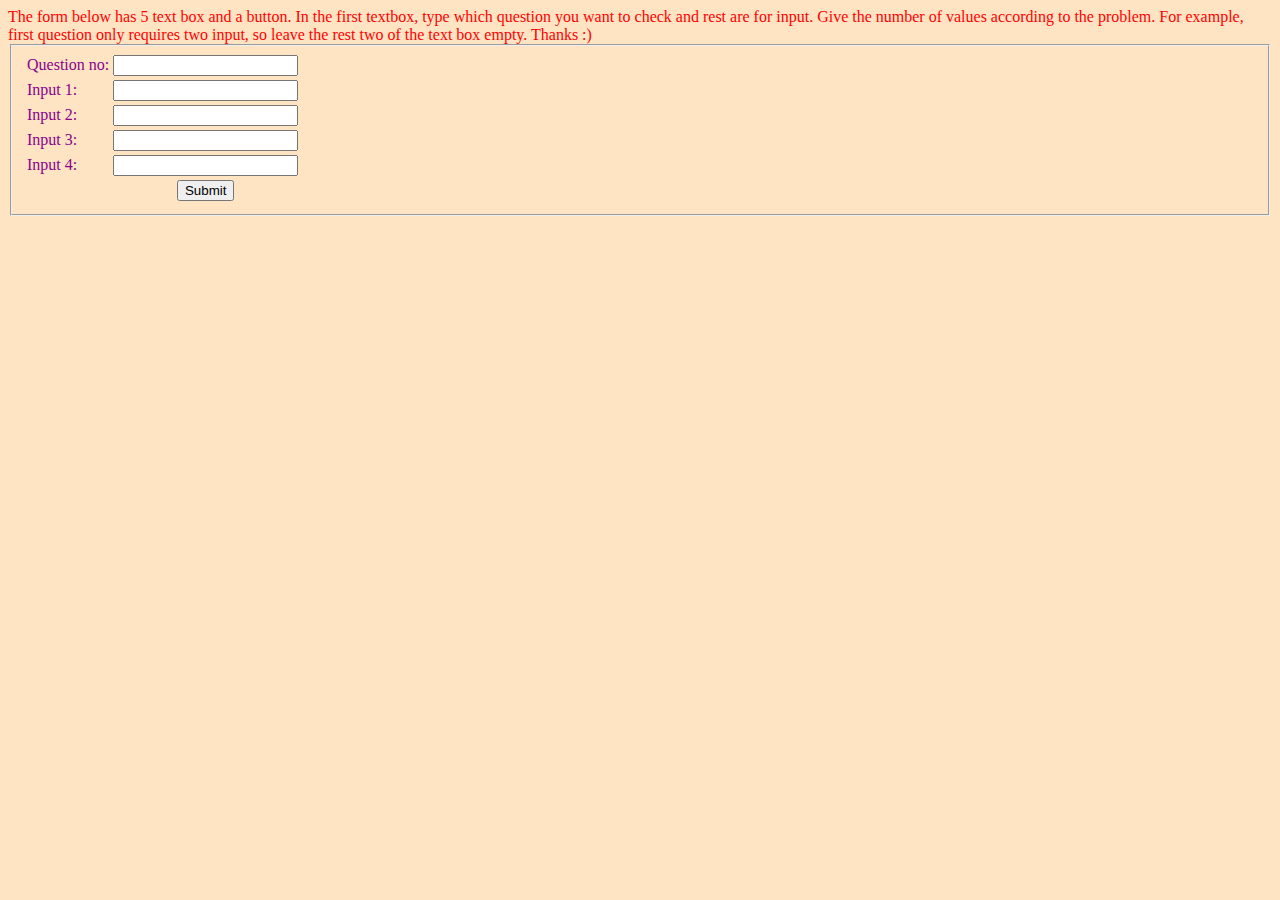
<file: Assignments/index.html>
<!DOCTYPE html>
<html>
<head>
	<title>Assignments</title>
    <link rel="stylesheet" href="css/styleindex.css"/>
</head>
<body>
	<font class = "inst">The form below has 5 text box and a button. In the first textbox, type which question you want to check and rest are for input. Give the number of values according to the problem. For example, first question only requires two input, so leave the rest two of the text box empty. Thanks :) </font>
	<fieldset>
	<form action="result.php" method="post">
		<table border="0">
			<tr>
				<td>
					Question no: 
				</td>
				<td>
					<input type="number" name="drive">
				</td>
			</tr>
			<tr>
				<td>Input 1:</td>
				<td><input type="text" name="num1"></td>
			</tr>
			<tr>
				<td>Input 2:</td>
				<td><input type="text" name="num2"></td>
			</tr>
			<tr>
				<td>Input 3:</td>
				<td><input type="text" name="num3"></td>
			</tr>
			<tr>
				<td>Input 4:</td>
				<td><input type="text" name="num4"></td>
			</tr>
			<tr>
				<th></th>
				<th><input type="submit" name="submit"></th>
			</tr>
		</table>
	</form>
	</fieldset>
</body>
</html>
</file>
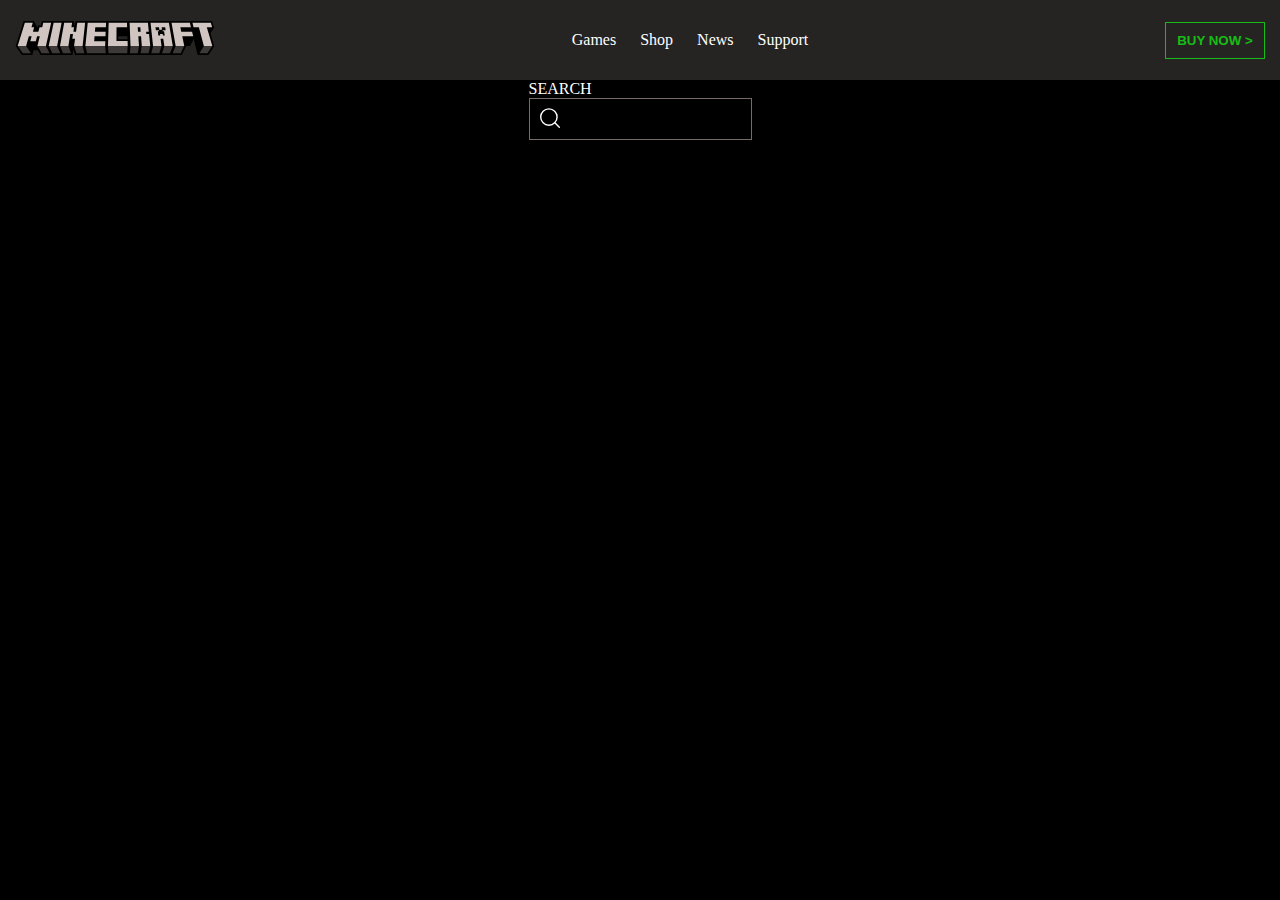
<file: games/index.html>
<!DOCTYPE html>
<html lang="en">

<head>
    <meta charset="UTF-8">
    <meta name="viewport" content="width=device-width, initial-scale=1.0">
    <title>Games</title>
    <link rel="stylesheet" href="styles.css">
</head>

<body>
    <div class="navbar">
        <div class="logo">
            <a href="/">
                <img src="/assets/minecraft.svg" alt="Logo" width="200px" />
            </a>
        </div>
        <div class="links">
            <a href="/games">Games</a>
            <a href="/shop">Shop</a>
            <a href="/news">News</a>
            <a href="/support">Support</a>
        </div>
        <div class="actions">
            <button>BUY NOW ></button>
        </div>
    </div>
    <div class="search">
        <div class="search-ui">
            <div>SEARCH</div>
            <div class="search-input-group">
                <button class="search-icon">
                    <img src="/assets/search-icon.svg" alt="Search" width="20px" />
                </button>
                <input class="game-search-input" type="search" />
            </div>
        </div>
    </div>
</body>

</html>
</file>
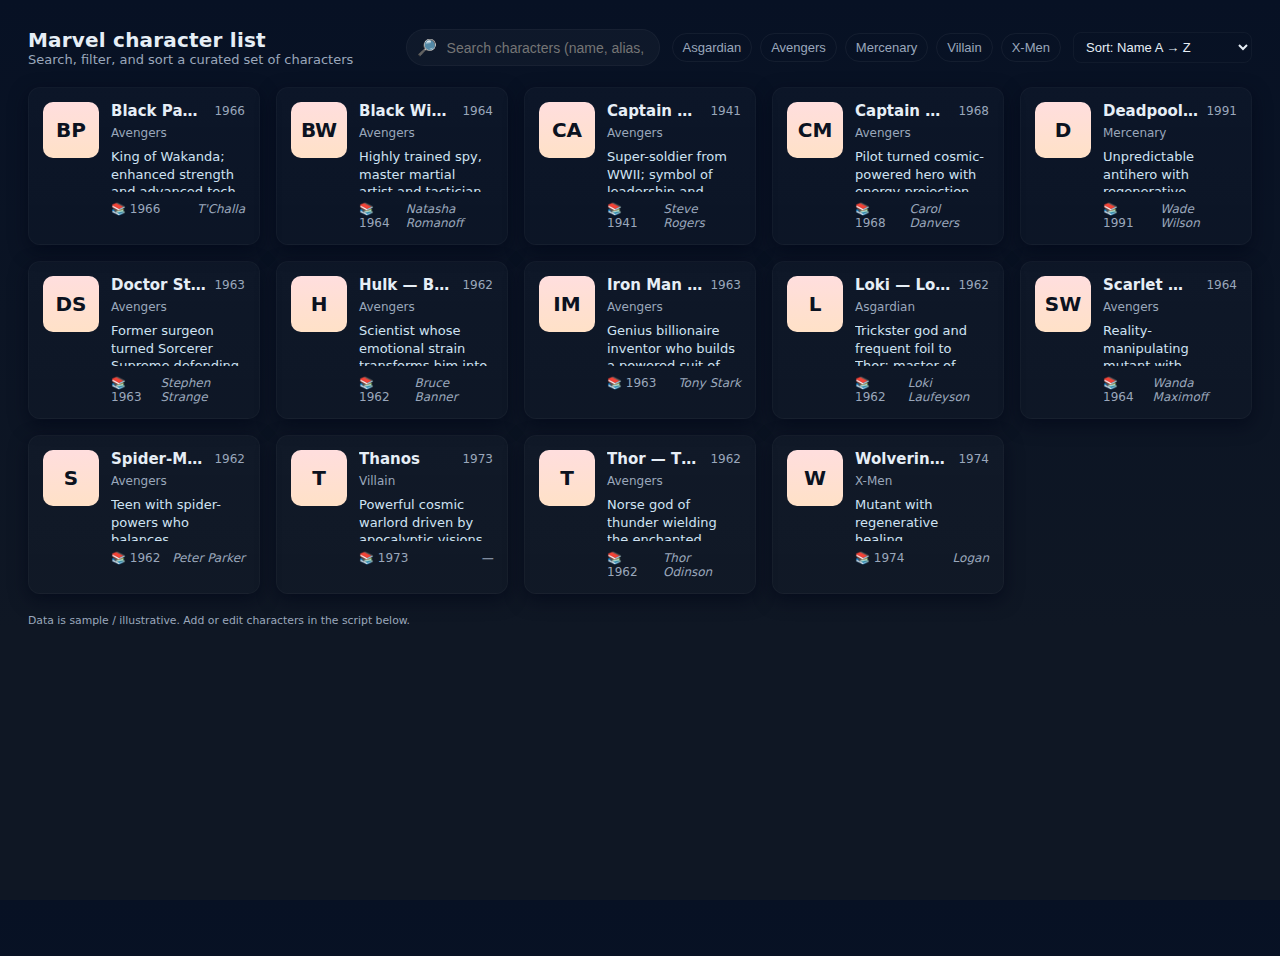
<file: marvel/index.html>
<!doctype html>
<html lang="en">
<head>
<meta charset="utf-8" />
<meta name="viewport" content="width=device-width,initial-scale=1" />
<title>Marvel Character List</title>
<style>
  :root{
    --bg:#0f1724;
    --card:#0b1220;
    --muted:#9aa7bb;
    --accent:#e63946;
    --glass: rgba(255,255,255,0.03);
    --radius:12px;
    font-family:Inter, ui-sans-serif, system-ui, -apple-system, "Segoe UI", Roboto, "Helvetica Neue", Arial;
  }
  html,body{height:100%}
  body{
    margin:0;
    background:linear-gradient(180deg,#071124 0%, var(--bg) 70%);
    color:#e6eef6;
    padding:28px;
    -webkit-font-smoothing:antialiased;
    -moz-osx-font-smoothing:grayscale;
  }

  header{
    display:flex;
    gap:16px;
    align-items:center;
    flex-wrap:wrap;
    margin-bottom:20px;
  }
  h1{
    margin:0;
    font-size:20px;
    letter-spacing:0.2px;
  }
  .controls{
    margin-left:auto;
    display:flex;
    gap:12px;
    align-items:center;
    flex-wrap:wrap;
  }

  .search {
    display:flex;
    background:var(--glass);
    padding:8px 10px;
    border-radius:999px;
    min-width:220px;
    align-items:center;
    gap:8px;
    border:1px solid rgba(255,255,255,0.04);
  }
  .search input{
    background:transparent;
    border:0;
    outline:none;
    color:inherit;
    width:200px;
    font-size:14px;
  }

  .filters{
    display:flex;
    gap:8px;
    align-items:center;
  }
  .chip{
    background:transparent;
    border:1px solid rgba(255,255,255,0.05);
    padding:6px 10px;
    border-radius:999px;
    cursor:pointer;
    font-size:13px;
    color:var(--muted);
  }
  .chip.active{
    background:linear-gradient(90deg, rgba(230,57,70,0.12), rgba(230,57,70,0.06));
    color: #ffd6da;
    border-color: rgba(230,57,70,0.25);
  }

  .controls select{
    background:transparent;
    border-radius:8px;
    border:1px solid rgba(255,255,255,0.04);
    padding:6px 8px;
    color:inherit;
    font-size:13px;
  }

  main{
    margin-top:16px;
  }
  .grid{
    display:grid;
    grid-template-columns: repeat(auto-fill, minmax(220px, 1fr));
    gap:16px;
  }

  .card{
    background:linear-gradient(180deg, rgba(255,255,255,0.02), rgba(255,255,255,0.01));
    border-radius:var(--radius);
    padding:14px;
    box-shadow: 0 6px 18px rgba(2,6,23,0.6);
    border:1px solid rgba(255,255,255,0.03);
    display:flex;
    gap:12px;
    align-items:flex-start;
    transition:transform .12s ease, box-shadow .12s ease;
  }
  .card:hover{ transform: translateY(-6px); box-shadow: 0 14px 30px rgba(2,6,23,0.7); }

  .avatar{
    min-width:56px;
    min-height:56px;
    border-radius:10px;
    display:flex;
    align-items:center;
    justify-content:center;
    font-weight:700;
    font-size:20px;
    color:var(--card);
    background:linear-gradient(180deg,#ffdede,#ffe1c7);
    flex-shrink:0;
  }

  .meta{
    flex:1;
    min-width:0;
  }
  .name{
    display:flex;
    justify-content:space-between;
    gap:8px;
    align-items:center;
  }
  .name h3{
    margin:0;
    font-size:15px;
    white-space:nowrap;
    overflow:hidden;
    text-overflow:ellipsis;
  }
  .affiliation{
    font-size:12px;
    color:var(--muted);
    margin-top:6px;
  }
  .bio{
    font-size:13px;
    color:#cfe3f3;
    margin-top:8px;
    line-height:1.35;
    max-height:3.4em;
    overflow:hidden;
  }
  .meta .foot{
    margin-top:10px;
    display:flex;
    gap:8px;
    align-items:center;
    font-size:12px;
    color:var(--muted);
  }

  .empty{
    padding:32px;
    text-align:center;
    color:var(--muted);
  }

  footer{
    margin-top:18px;
    font-size:13px;
    color:var(--muted);
  }

  /* responsive adjustments */
  @media (max-width:520px){
    header{gap:10px}
    .search input{width:120px}
  }
</style>
</head>
<body>
<header>
  <div>
    <h1>Marvel character list</h1>
    <div style="font-size:13px;color:var(--muted)">Search, filter, and sort a curated set of characters</div>
  </div>

  <div class="controls" aria-hidden="false">
    <div class="search" title="Search by name or alias">
      🔎
      <input id="q" placeholder="Search characters (name, alias, keyword)" aria-label="Search characters" />
    </div>

    <div class="filters" id="filterBar" aria-label="Affiliation filters">
      <!-- chips injected by JS -->
    </div>

    <select id="sort" title="Sort characters">
      <option value="name-asc">Sort: Name A → Z</option>
      <option value="name-desc">Sort: Name Z → A</option>
      <option value="first-asc">Sort: First Appearance ↑</option>
      <option value="first-desc">Sort: First Appearance ↓</option>
    </select>
  </div>
</header>

<main>
  <section class="grid" id="grid" aria-live="polite"></section>
  <div id="empty" class="empty" style="display:none">
    No characters match your search/filters.
  </div>
</main>

<footer>
  <small>Data is sample / illustrative. Add or edit characters in the script below.</small>
</footer>

<script>
/* ---- Data ----
   Each character: name, alias (optional), affiliation (array), first (year), bio
*/
const CHARACTERS = [
  { name: "Iron Man", alias: "Tony Stark", affiliation:["Avengers"], first:1963,
    bio:"Genius billionaire inventor who builds a powered suit of armor." },
  { name: "Captain America", alias: "Steve Rogers", affiliation:["Avengers"], first:1941,
    bio:"Super-soldier from WWII; symbol of leadership and courage." },
  { name: "Thor", alias: "Thor Odinson", affiliation:["Avengers"], first:1962,
    bio:"Norse god of thunder wielding the enchanted hammer Mjölnir." },
  { name: "Black Widow", alias: "Natasha Romanoff", affiliation:["Avengers"], first:1964,
    bio:"Highly trained spy, master martial artist and tactician." },
  { name: "Hulk", alias: "Bruce Banner", affiliation:["Avengers"], first:1962,
    bio:"Scientist whose emotional strain transforms him into the Hulk." },
  { name: "Spider-Man", alias: "Peter Parker", affiliation:["Avengers"], first:1962,
    bio:"Teen with spider-powers who balances responsibility and heroics." },
  { name: "Black Panther", alias: "T'Challa", affiliation:["Avengers"], first:1966,
    bio:"King of Wakanda; enhanced strength and advanced tech." },
  { name: "Doctor Strange", alias: "Stephen Strange", affiliation:["Avengers"], first:1963,
    bio:"Former surgeon turned Sorcerer Supreme defending mystical realms." },
  { name: "Scarlet Witch", alias: "Wanda Maximoff", affiliation:["Avengers"], first:1964,
    bio:"Reality-manipulating mutant with powerful chaos magic." },
  { name: "Wolverine", alias: "Logan", affiliation:["X-Men"], first:1974,
    bio:"Mutant with regenerative healing, adamantium skeleton, and claws." },
  { name: "Deadpool", alias: "Wade Wilson", affiliation:["Mercenary"], first:1991,
    bio:"Unpredictable antihero with regenerative powers and a sharp mouth." },
  { name: "Captain Marvel", alias: "Carol Danvers", affiliation:["Avengers"], first:1968,
    bio:"Pilot turned cosmic-powered hero with energy projection." },
  { name: "Loki", alias: "Loki Laufeyson", affiliation:["Asgardian"], first:1962,
    bio:"Trickster god and frequent foil to Thor; master of illusions." },
  { name: "Thanos", alias: "", affiliation:["Villain"], first:1973,
    bio:"Powerful cosmic warlord driven by apocalyptic visions." }
];

/* derive unique affiliation list */
const AFFS = Array.from(new Set(CHARACTERS.flatMap(c => c.affiliation))).sort();

/* state */
let activeAff = new Set(); // if empty => no affiliation filter (show all)
let q = "";
let sortBy = "name-asc";

/* DOM refs */
const grid = document.getElementById("grid");
const emptyEl = document.getElementById("empty");
const qInput = document.getElementById("q");
const filterBar = document.getElementById("filterBar");
const sortSelect = document.getElementById("sort");

/* render affiliation chips */
AFFS.forEach(a=>{
  const btn = document.createElement("button");
  btn.className = "chip";
  btn.textContent = a;
  btn.setAttribute("data-aff", a);
  btn.title = `Toggle filter: ${a}`;
  btn.onclick = () => {
    if(activeAff.has(a)) { activeAff.delete(a); btn.classList.remove("active"); }
    else { activeAff.add(a); btn.classList.add("active"); }
    render();
  };
  filterBar.appendChild(btn);
});

/* search listener */
qInput.addEventListener("input", (e)=>{
  q = e.target.value.trim().toLowerCase();
  render();
});

/* sort listener */
sortSelect.addEventListener("change", (e)=>{
  sortBy = e.target.value;
  render();
});

/* helper: simple highlight for query in strings */
function highlight(text){
  if(!q) return text;
  const idx = text.toLowerCase().indexOf(q);
  if(idx === -1) return text;
  return text.slice(0,idx) + "<mark style='background:rgba(230,57,70,0.18);color:inherit;padding:0 .12em;border-radius:3px;'>" + text.slice(idx, idx+q.length) + "</mark>" + text.slice(idx+q.length);
}

/* render grid */
function render(){
  // filter by q and affiliation
  const filtered = CHARACTERS.filter(c=>{
    // affiliation filter
    if(activeAff.size > 0){
      const intersects = c.affiliation.some(a => activeAff.has(a));
      if(!intersects) return false;
    }
    if(!q) return true;
    // check name, alias, affiliation, bio
    const hay = (c.name + " " + (c.alias||"") + " " + c.affiliation.join(" ") + " " + c.bio).toLowerCase();
    return hay.includes(q);
  });

  // sort
  filtered.sort((a,b)=>{
    if(sortBy === "name-asc") return a.name.localeCompare(b.name);
    if(sortBy === "name-desc") return b.name.localeCompare(a.name);
    if(sortBy === "first-asc") return a.first - b.first;
    if(sortBy === "first-desc") return b.first - a.first;
    return 0;
  });

  grid.innerHTML = "";
  if(filtered.length === 0){
    emptyEl.style.display = "block";
  } else {
    emptyEl.style.display = "none";
    for(const c of filtered){
      const card = document.createElement("article");
      card.className = "card";
      card.setAttribute("tabindex","0");
      // avatar: initials
      const initials = c.name.split(" ").map(p=>p[0]).slice(0,2).join("").toUpperCase();
      const avatar = document.createElement("div");
      avatar.className = "avatar";
      avatar.textContent = initials;
      // meta
      const meta = document.createElement("div");
      meta.className = "meta";
      meta.innerHTML = `
        <div class="name">
          <h3 title="${c.name}">${highlight(c.name + (c.alias ? " — " + c.alias : ""))}</h3>
          <div style="font-size:12px;color:var(--muted)">${c.first}</div>
        </div>
        <div class="affiliation">${c.affiliation.join(" • ")}</div>
        <div class="bio">${highlight(c.bio)}</div>
        <div class="foot">
          <div title="First appearance">📚 ${c.first}</div>
          <div style="margin-left:auto;font-style:italic;color:var(--muted)">${c.alias || "—"}</div>
        </div>
      `;
      card.appendChild(avatar);
      card.appendChild(meta);
      grid.appendChild(card);
    }
  }
}

/* initial render */
render();

/* keyboard: Enter on search focuses first card */
qInput.addEventListener("keydown",(e)=>{
  if(e.key === "Enter"){
    const first = grid.querySelector(".card");
    if(first) first.focus();
  }
});

/* expose a tiny API for adding characters (for advanced use) */
window.MarvelList = {
  add(character){
    // minimal validation
    if(!character || !character.name) throw new Error("Character needs a name");
    CHARACTERS.push(character);
    // update affiliations and chips if needed
    const newAffs = (character.affiliation || []);
    let chipAdded = false;
    newAffs.forEach(a=>{
      if(!AFFS.includes(a)){
        AFFS.push(a);
        AFFS.sort();
        const btn = document.createElement("button");
        btn.className = "chip";
        btn.textContent = a;
        btn.setAttribute("data-aff", a);
        btn.onclick = () => {
          if(activeAff.has(a)) { activeAff.delete(a); btn.classList.remove("active"); }
          else { activeAff.add(a); btn.classList.add("active"); }
          render();
        };
        filterBar.appendChild(btn);
        chipAdded = true;
      }
    });
    render();
    return { ok:true, chipAdded };
  }
};
</script>
</body>
</html>
</file>
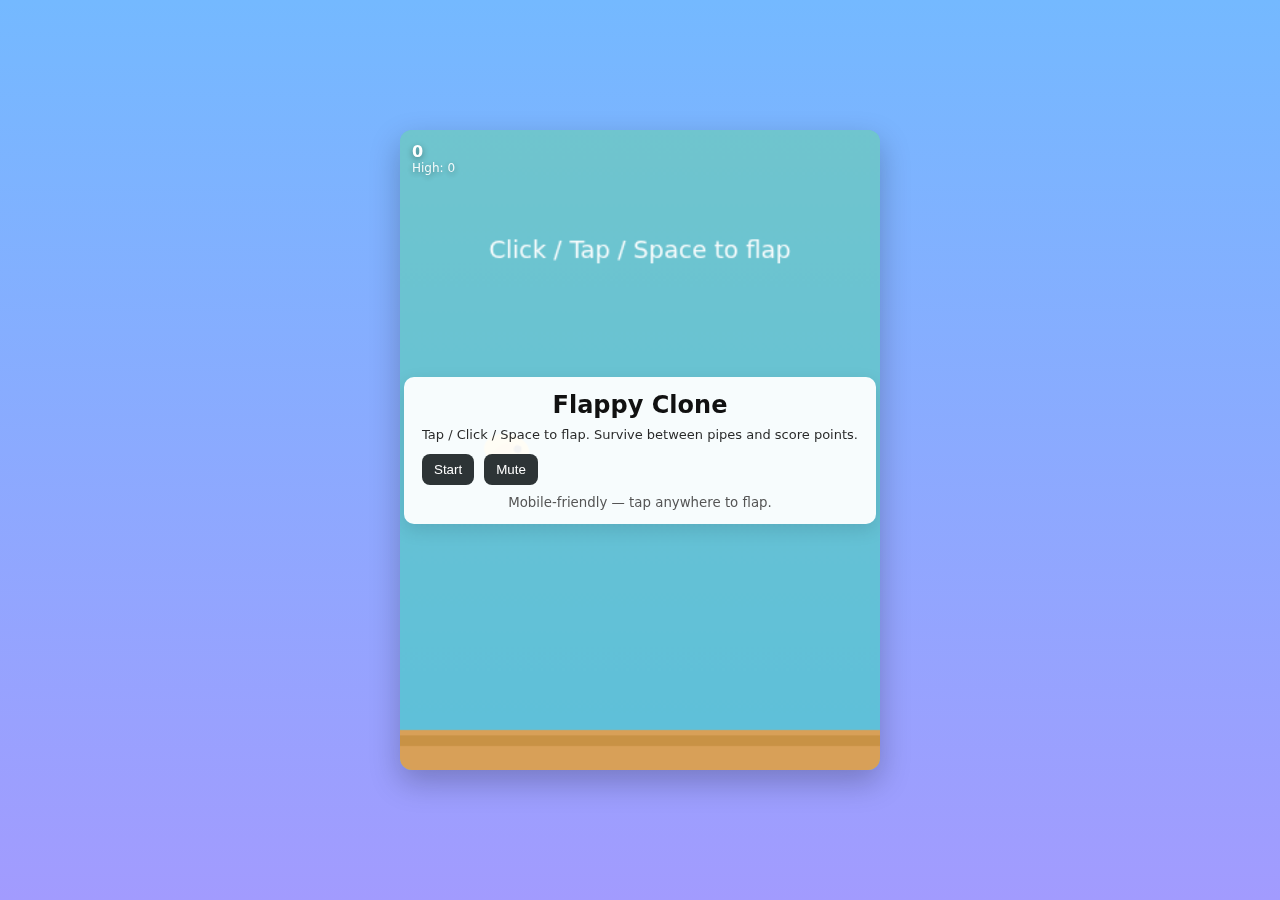
<file: flappy.html>
<!doctype html>
<html lang="en">
<head>
  <meta charset="utf-8" />
  <meta name="viewport" content="width=device-width,initial-scale=1" />
  <title>Flappy Bird — Single File</title>
  <style>
    /* Basic reset */
    * { box-sizing: border-box; margin: 0; padding: 0; }
    html,body { height: 100%; }
    body {
      display: flex; align-items: center; justify-content: center;
      background: linear-gradient(#74b9ff,#a29bfe);
      font-family: system-ui, -apple-system, 'Segoe UI', Roboto, 'Helvetica Neue', Arial;
      -webkit-font-smoothing: antialiased; -moz-osx-font-smoothing: grayscale;
      padding: 20px;
    }

    /* Game container */
    .game-wrap {
      width: min(480px, 95vw);
      aspect-ratio: 3 / 4; /* portrait-ish */
      background: #70c5ce;
      border-radius: 12px;
      box-shadow: 0 12px 30px rgba(10,10,20,0.25);
      position: relative; overflow: hidden;
      display: grid; place-items: center;
    }

    canvas { width:100%; height:100%; display:block; }

    /* UI overlay */
    .overlay {
      position: absolute; left: 0; right: 0; top: 0; bottom: 0;
      display:flex; flex-direction:column; align-items:center; justify-content:center;
      pointer-events: none;
    }
    .panel {
      background: rgba(255,255,255,0.95);
      color:#111; padding: 14px 18px; border-radius: 10px; text-align:center;
      pointer-events: auto; user-select: none;
      box-shadow: 0 6px 18px rgba(10,10,20,0.12);
    }

    .controls { display:flex; gap:10px; margin-top:10px; }
    button { cursor:pointer; border:0; padding:8px 12px; border-radius:8px; background:#2d3436; color:white; }

    .scoreboard { position:absolute; left:12px; top:12px; color:white; font-weight:700; text-shadow:0 2px 6px rgba(0,0,0,0.4); }
    .scoreboard small { display:block; font-weight:400; opacity:0.9; font-size:12px; }

    /* small helpers */
    .hint { font-size:13px; opacity:0.9; }

    @media (max-width:420px){
      .panel{ font-size:14px; padding:10px 12px; }
    }
  </style>
</head>
<body>
  <div class="game-wrap" id="gameWrap">
    <canvas id="gameCanvas" width="360" height="480" aria-label="Flappy Bird style game"></canvas>

    <div class="overlay" id="overlay">
      <div class="panel" id="startPanel">
        <h2 style="margin-bottom:8px">Flappy Clone</h2>
        <div class="hint">Tap / Click / Space to flap. Survive between pipes and score points.</div>
        <div class="controls" style="margin-top:12px">
          <button id="startBtn">Start</button>
          <button id="muteBtn">Mute</button>
        </div>
        <small style="display:block;margin-top:10px; color:#555">Mobile-friendly — tap anywhere to flap.</small>
      </div>

      <div class="panel" id="gameOverPanel" style="display:none">
        <h3 id="gameOverTitle">Game Over</h3>
        <div style="margin:8px 0">Score: <strong id="finalScore">0</strong></div>
        <div style="margin-bottom:10px">Highscore: <strong id="bestScore">0</strong></div>
        <div class="controls">
          <button id="retryBtn">Try Again</button>
          <button id="shareBtn">Copy Score</button>
        </div>
      </div>
    </div>

    <div class="scoreboard" id="hud">
      <div id="score">0</div>
      <small>High: <span id="high">0</span></small>
    </div>
  </div>

  <script>
  // Flappy-like single-file implementation. Clean and commented for easy tweaks.
  (function(){
    const canvas = document.getElementById('gameCanvas');
    const ctx = canvas.getContext('2d');
    const startBtn = document.getElementById('startBtn');
    const retryBtn = document.getElementById('retryBtn');
    const shareBtn = document.getElementById('shareBtn');
    const muteBtn = document.getElementById('muteBtn');
    const startPanel = document.getElementById('startPanel');
    const gameOverPanel = document.getElementById('gameOverPanel');
    const overlay = document.getElementById('overlay');
    const scoreEl = document.getElementById('score');
    const highEl = document.getElementById('high');
    const finalScore = document.getElementById('finalScore');
    const bestScore = document.getElementById('bestScore');

    // logical size (we draw to this size then scale by CSS) — keep consistent for physics
    const W = canvas.width = 360;
    const H = canvas.height = 480;

    // Game state
    let state = 'idle'; // 'idle' | 'playing' | 'over'
    let pipes = [];
    let frames = 0;
    let score = 0;
    let best = Number(localStorage.getItem('flappy_best') || 0);
    highEl.textContent = best;

    // Bird
    const bird = {
      x: 80,
      y: H/2,
      w: 34,
      h: 24,
      vy: 0,
      rotation: 0,
      gravity: 0.45,
      jump: -8.6,
      maxFall: 12
    };

    // Pipe settings
    const pipeGap = 125;
    const pipeWidth = 52;
    const pipeSpeed = 2.2;
    const pipeSpawnEvery = 90; // frames

    // ground (invisible collider at bottom)
    const groundY = H - 30;

    // sounds (tiny WebAudio beeps)
    let audioCtx, masterGain;
    let muted = false;
    function ensureAudio(){
      if(audioCtx) return;
      audioCtx = new (window.AudioContext || window.webkitAudioContext)();
      masterGain = audioCtx.createGain(); masterGain.gain.value = 0.18; masterGain.connect(audioCtx.destination);
    }
    function beep(freq=440, duration=0.08){
      if(muted) return;
      ensureAudio();
      const o = audioCtx.createOscillator();
      const g = audioCtx.createGain();
      o.type='sine'; o.frequency.value = freq;
      o.connect(g); g.connect(masterGain);
      g.gain.setValueAtTime(0.0001, audioCtx.currentTime);
      g.gain.exponentialRampToValueAtTime(1, audioCtx.currentTime + 0.01);
      o.start();
      g.gain.exponentialRampToValueAtTime(0.0001, audioCtx.currentTime + duration);
      o.stop(audioCtx.currentTime + duration + 0.02);
    }

    // Input handling
    function flap(){
      if(state === 'idle') startGame();
      if(state !== 'playing') return;
      bird.vy = bird.jump;
      bird.rotation = -0.6; // tilt up
      beep(880,0.05);
    }
    window.addEventListener('keydown', e => { if(e.code === 'Space') { e.preventDefault(); flap(); } });
    window.addEventListener('mousedown', e => { flap(); });
    window.addEventListener('touchstart', e => { e.preventDefault(); flap(); }, {passive:false});

    // UI buttons
    startBtn.addEventListener('click', startGame);
    retryBtn.addEventListener('click', resetGame);
    shareBtn.addEventListener('click', () => {
      const text = `I scored ${score} in this Flappy clone!`;
      navigator.clipboard?.writeText(text).then(()=>{
        alert('Score copied to clipboard');
      }).catch(()=> alert(text));
    });
    muteBtn.addEventListener('click', () => { muted = !muted; muteBtn.textContent = muted ? 'Unmute' : 'Mute'; });

    function startGame(){
      state='playing';
      startPanel.style.display = 'none';
      gameOverPanel.style.display = 'none';
      pipes = [];
      score = 0; frames = 0;
      bird.y = H/2; bird.vy = 0; bird.rotation = 0;
      beep(660,0.06);
      // resume audio context on some browsers that block autoplay
      if(audioCtx && audioCtx.state === 'suspended') audioCtx.resume();
    }

    function resetGame(){
      startPanel.style.display = 'none';
      gameOverPanel.style.display = 'none';
      startGame();
    }

    function endGame(){
      state = 'over';
      finalScore.textContent = score;
      best = Math.max(best, score);
      localStorage.setItem('flappy_best', best);
      bestScore.textContent = best;
      highEl.textContent = best;
      gameOverPanel.style.display = 'block';
      beep(200,0.18);
    }

    // physics & pipes
    function spawnPipe(){
      const minY = 60;
      const maxY = groundY - pipeGap - 40;
      const topY = minY + Math.random() * (Math.max(minY, maxY) - minY);
      pipes.push({ x: W + 10, top: topY, passed: false });
    }

    function update(){
      frames++;
      if(state === 'playing'){
        // spawn pipes
        if(frames % pipeSpawnEvery === 0) spawnPipe();

        // update pipes
        for(let p of pipes){ p.x -= pipeSpeed; }
        // remove off-screen
        if(pipes.length && pipes[0].x < -pipeWidth - 40) pipes.shift();

        // bird physics
        bird.vy += bird.gravity;
        if(bird.vy > bird.maxFall) bird.vy = bird.maxFall;
        bird.y += bird.vy;
        // rotation slowly toward falling angle
        bird.rotation += 0.03; if(bird.rotation > 1.1) bird.rotation = 1.1;

        // scoring: when bird passes pipe
        for(let p of pipes){
          if(!p.passed && p.x + pipeWidth < bird.x){ p.passed = true; score++; scoreElUpdate(); beep(880 - Math.min(600, score*8), 0.04); }
        }

        // collisions: ground or pipes
        if(bird.y + bird.h/2 >= groundY){ bird.y = groundY - bird.h/2; endGame(); }
        for(let p of pipes){
          // top pipe rect
          const topRect = { x: p.x, y: 0, w: pipeWidth, h: p.top };
          const botRect = { x: p.x, y: p.top + pipeGap, w: pipeWidth, h: groundY - (p.top + pipeGap) };
          if(rectCircleCollide(topRect, bird) || rectCircleCollide(botRect, bird)){
            endGame(); break;
          }
        }
      } else {
        // idle floating animation
        bird.rotation = Math.sin(frames/20) * 0.2;
      }
    }

    function scoreElUpdate(){ scoreEl.textContent = score; }

    // collision between axis-aligned rect and circle approximating the bird
    function rectCircleCollide(rect, bird){
      const cx = bird.x, cy = bird.y, r = Math.max(bird.w,bird.h)/2 - 2;
      const rx = rect.x, ry = rect.y, rw = rect.w, rh = rect.h;
      // closest point
      const closestX = Math.max(rx, Math.min(cx, rx+rw));
      const closestY = Math.max(ry, Math.min(cy, ry+rh));
      const dx = cx - closestX, dy = cy - closestY;
      return (dx*dx + dy*dy) < (r*r);
    }

    // drawing
    function draw(){
      // clear & background
      ctx.clearRect(0,0,W,H);

      // sky gradient
      const g = ctx.createLinearGradient(0,0,0,H);
      g.addColorStop(0,'#70c5ce'); g.addColorStop(1,'#5ec0da');
      ctx.fillStyle = g; ctx.fillRect(0,0,W,H);

      // pipes
      for(let p of pipes){
        drawPipe(p.x, 0, pipeWidth, p.top, true);
        drawPipe(p.x, p.top + pipeGap, pipeWidth, groundY - (p.top + pipeGap), false);
      }

      // ground (simple band)
      ctx.fillStyle = '#d8a058'; ctx.fillRect(0, groundY, W, H-groundY);
      ctx.fillStyle = '#c89245'; ctx.fillRect(0, groundY+4, W, 8);

      // bird (circle-ish + eye) with rotation
      ctx.save();
      ctx.translate(bird.x, bird.y);
      ctx.rotate(bird.rotation);

      // body
      ctx.beginPath(); ctx.ellipse(0,0, bird.w/2, bird.h/2, 0, 0, Math.PI*2); ctx.fillStyle = '#ffd23f'; ctx.fill();
      // wing
      ctx.beginPath(); ctx.ellipse(-3, 2, 10, 5, -0.8, 0, Math.PI*2); ctx.fillStyle = '#ffb62f'; ctx.fill();
      // eye
      ctx.beginPath(); ctx.arc(8,-2,3,0,Math.PI*2); ctx.fillStyle = '#222'; ctx.fill();
      ctx.restore();

      // HUD: score big
      if(state === 'idle'){
        ctx.save(); ctx.fillStyle='rgba(255,255,255,0.95)'; ctx.font='18px system-ui, Arial'; ctx.textAlign='center';
        ctx.fillText('Click / Tap / Space to flap', W/2, H*0.2);
        ctx.restore();
      }

    }

    function drawPipe(x,y,w,h, flipped){
      ctx.save();
      ctx.translate(x,y);
      // pipe body
      ctx.fillStyle = '#3bb54a'; ctx.fillRect(0,0,w,h);
      // pipe rim
      ctx.fillStyle = '#2a8c38'; ctx.fillRect(-4, flipped ? h-12 : -8, w+8, 8);
      ctx.restore();
    }

    function loop(){ update(); draw();
      if(state === 'over'){
        // show overlay panel
        // (only show once) - panel display handled in endGame
      }
      requestAnimationFrame(loop);
    }

    // boot
    draw(); // initial frame
    loop();

  })();
  </script>
</body>
</html>
</file>
<file: Assignments/css/styleindex.css>
header{
	height: 100px;
	background-color: #343A40;
	color: white;
	width: 100%;
	text-align: center;
	padding: 30px;
	font-size: 60px;
	font-family: chiller;
}
nav {
	background-color: #343A40;
	height: 50px;
	width: 100%; 
}
nav button{
	float: left;
	height: 30px;
	margin-left: 30px;
	position: absolute;
}
body{
    background-color: bisque;
    color: darkmagenta;
}
.inst{
    color: red;
}
</file>
<file: games/styles.css>
.navbar {
    background: linear-gradient(#262423, #262423);
    display: flex;
    justify-content: space-between;
    align-items: center;
    height: 50px;
    padding: 15px;
}

body {
    background-color: black;
    color: white;
    margin: 0;
    display: flex;
    flex-direction: column;
    min-height: 100vh;
}

.links>a {
    text-decoration: none;
    padding: 10px;
    color: white;
}

.actions>button {
    padding: 10px;
    font-weight: bold;
    width: 100px;
    color: rgb(22, 189, 22);
    border: 1px solid rgb(22, 189, 22);
    background-color: transparent;
}

.search {
    display: flex;
    justify-content: center;
}

.search-input-group {
    border: 1px solid rgb(121, 106, 106);
    display: flex;
    gap: 0;
    align-items: center;
}

.search-input-group > * {
    border: none;
    background-color: transparent;
}

.search-icon {
    width: 40px;
    height: 40px;
}

.game-search-input {
    height: 40px;
}
</file>
